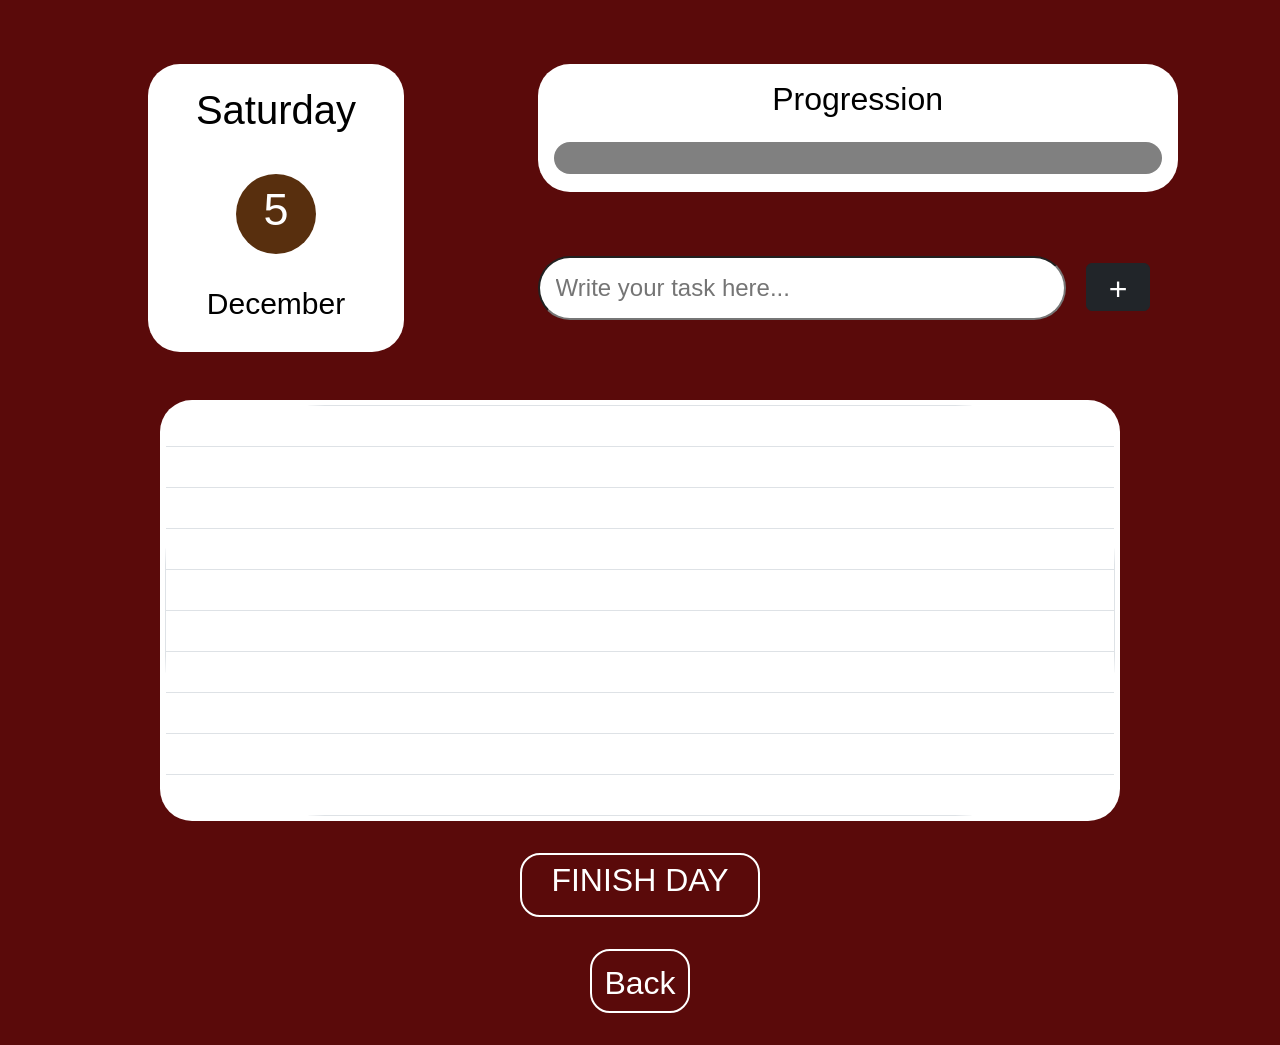
<file: pages/main.html>
<!DOCTYPE html>
<html lang="en">
<head>
    <meta charset="UTF-8">
    <meta name="viewport" content="width=device-width, initial-scale=1.0">
    <title>TO DO LIST</title>
    <link href="https://cdn.jsdelivr.net/npm/bootstrap@5.3.3/dist/css/bootstrap.min.css" rel="stylesheet" integrity="sha384-QWTKZyjpPEjISv5WaRU9OFeRpok6YctnYmDr5pNlyT2bRjXh0JMhjY6hW+ALEwIH" crossorigin="anonymous">
    <link rel="stylesheet" href="../Assets/CSS/main.css">

    
    
    <script src="https://cdn.jsdelivr.net/npm/bootstrap@5.3.3/dist/js/bootstrap.bundle.min.js" integrity="sha384-YvpcrYf0tY3lHB60NNkmXc5s9fDVZLESaAA55NDzOxhy9GkcIdslK1eN7N6jIeHz" crossorigin="anonymous"></script>

</head>
<body>
    <div id="main-page">
        <div id="grid-container">
            <div id="date-and-day">
                <h2 id="day"></h2>
                <div id="circle">
                    <h3 id="date"></h3>
                </div>
                <h3 id="month"></h3>
            </div>

            <div id="container">
                <div id="progress-container">
                    <h2>Progression</h2>
                    <div id="progress-bar">
                        <div id="progress">
    
                        </div>
                    </div>
               </div>
                <input id="input-box" type="text" placeholder="Write your task here..." value="">
                <button type="button" class="btn btn-dark" onclick="addToTask()"><h2>+</h2></button>
            </div>
            

           <div id="write-tasks">
            <ul class="list-group list-group-flush border">
                <button type="button" id="one" onclick="crossTask(id)" class="list-group-item list-group-item-action">
                    <i class="fa-duotone fa-solid fa-arrows-to-dot" style="--fa-primary-color: #682c27; --fa-secondary-color: #0c0d0d;"></i>
                    <div class="content empty">

                    </div>
                </button>
                <button type="button" id="two" onclick="crossTask(id)" class="list-group-item list-group-item-action">
                    <i class="fa-duotone fa-solid fa-arrows-to-dot" style="--fa-primary-color: #682c27; --fa-secondary-color: #0c0d0d;"></i>
                    <div class="content empty">
                        
                    </div>
                </button>
                <button type="button" id="three" onclick="crossTask(id)" class="list-group-item list-group-item-action">
                    <i class="fa-duotone fa-solid fa-arrows-to-dot" style="--fa-primary-color: #682c27; --fa-secondary-color: #0c0d0d;"></i>
                    <div class="content empty">
                        
                    </div>
                </button>
                <button type="button" id="four" onclick="crossTask(id)" class="list-group-item list-group-item-action">
                    <i class="fa-duotone fa-solid fa-arrows-to-dot" style="--fa-primary-color: #682c27; --fa-secondary-color: #0c0d0d;"></i>
                    <div class="content empty">
                        
                    </div>
                </button>
                <button type="button" id="five" onclick="crossTask(id)" class="list-group-item list-group-item-action">
                    <i class="fa-duotone fa-solid fa-arrows-to-dot" style="--fa-primary-color: #682c27; --fa-secondary-color: #0c0d0d;"></i>
                    <div class="content empty">
                        
                    </div>
                </button>
                <button type="button" id="six" onclick="crossTask(id)" class="list-group-item list-group-item-action">
                    <i class="fa-duotone fa-solid fa-arrows-to-dot" style="--fa-primary-color: #682c27; --fa-secondary-color: #0c0d0d;"></i>
                    <div class="content empty">
                        
                    </div>
                </button>
                <button type="button" id="seven" onclick="crossTask(id)" class="list-group-item list-group-item-action">
                    <i class="fa-duotone fa-solid fa-arrows-to-dot" style="--fa-primary-color: #682c27; --fa-secondary-color: #0c0d0d;"></i>
                    <div class="content empty">
                        
                    </div>
                </button>
                <button type="button" id="eight" onclick="crossTask(id)" class="list-group-item list-group-item-action">
                    <i class="fa-duotone fa-solid fa-arrows-to-dot" style="--fa-primary-color: #682c27; --fa-secondary-color: #0c0d0d;"></i>
                    <div class="content empty">
                        
                    </div>
                </button>
                <button type="button" id="nine" onclick="crossTask(id)" class="list-group-item list-group-item-action">
                    <i class="fa-duotone fa-solid fa-arrows-to-dot" style="--fa-primary-color: #682c27; --fa-secondary-color: #0c0d0d;"></i>
                    <div class="content empty">
                        
                    </div>
                </button>
                <button type="button" id="ten" onclick="crossTask(id)" class="list-group-item list-group-item-action">
                    <i class="fa-duotone fa-solid fa-arrows-to-dot" style="--fa-primary-color: #682c27; --fa-secondary-color: #0c0d0d;"></i>
                    <div class="content empty">
                        
                    </div>
                </button>
            </div>
            <div>
                <a href="./end.html">
                    <div class="butn" onclick="storeProgress()">
                        <h2>FINISH DAY</h2>
                    </div>
                </a> 
    
                <a href="../index.html">
                    <div id="back-btn" class="butn">
                        <h2>Back</h2>
                    </div>
                </a>
            </div>
            </div>
    </div>

    <script src="../Assets/script/main.js" charset="UTF-8"></script>
</body>
</html>
</file>
<file: Assets/CSS/main.css>
body {
    background-color:rgb(90, 10, 10);;
    color: black;
    font-family: "Acme", sans-serif;
    font-weight: 400;
    font-style: normal;
    display: flex;
    flex-direction: column;
    align-items: center;
    padding: 2rem;
}

#main-page {
    width: 100%;
    max-width: 1200px;
}

#date-and-day {
    width: 16rem;
    height: 18rem;
    background-color: white;
    border-radius: 2rem;
    display: flex;
    gap: 2rem;
    flex-direction: column;
    align-items: center;
    justify-content: center;
    text-align: center;
    margin: 9%;
    margin-top: 2rem;
    margin-bottom: 3rem;
}

#day{
    font-size: 40px;
}

#month{
    font-size: 30px;
}


#circle {
    height: 5rem;
    width: 5rem;
    background-color: #582f0e;
    border-radius: 50%;
    display: flex;
    align-items: center;
    justify-content: center;
}

#date{
    color: white;
    font-size: 45px;
}

#container {
    width: 50%;
    justify-self: flex-end;
    top: 1rem;
}

#progress-container {
    width: 100%;
    max-width: 40rem;
    height: 8rem;
    background-color: white;
    border-radius: 2rem;
    padding: 1rem;
    text-align: center;
    margin-bottom: 3rem;
}

#progress-bar {
    width: 100%;
    height: 2rem;
    background-color: gray;
    border-radius: 5rem;
    position: relative;
    bottom: -1rem;
}

#progress {
    height: 100%;
    width: 0%;
    background-color: palevioletred;
    border-radius: 5rem;
}

#input-box {
    width: calc(100% - 7rem);
    max-width: 35rem;
    height: 4rem;
    border-radius: 15rem;
    padding-left: 1rem;
    font-size: 1.5rem;
    margin-top: 1rem;
    font-family: sans-serif;
}

.btn {
    height: 3rem;
    width: 4rem;
    margin-left: 1rem;
    margin-bottom: 0.6rem;
    transition: 0.3s ease-in-out;
}

#write-tasks {
    width: 100%;
    max-width: 60rem;
    background-color: white ;
    border-radius: 2rem;
    padding: 0.3rem;
}

.border{
    border-radius: 10rem;
}

.butn {
    width: 15rem;
    height: 4rem;
    background-color: transparent;
    border: 2px solid white;
    border-radius: 20px;
    text-align: center;
    margin: 2rem auto;
    display: flex;
    align-items: center;
    justify-content: center;
}

#back-btn{
    margin: auto;
    width: 100px;
    display: flex;
    align-items: flex-end;
    justify-content: center;
}

a{
    text-decoration: none;
    color: white;
}

.butn:hover {
    color: #582f0e;
    background-color: white;
}

i{
    padding-right: 5px;
}

i, .content{
    display: inline-flex;
    flex-wrap: wrap;
    color: black !important;
    font-size: 21px;
    font-family: sans-serif;
}

.strike{
    text-decoration: line-through;
}


@media (max-width: 768px) {
    #date-and-day {
        width: 12rem;
        height: 14rem;
        margin: 1rem auto;
    }

    #date-and-day h2{
        font-size: 30px;
    }
    
    #date-and-day h3{
        font-size: 25px;
    }
    
    
    #container, #progress-container, #write-tasks {
        width: 95%;
        margin: auto;
    }
    
    #progress-bar {
        height: 1.5rem;
    }
    
    #input-box {
        width: 80%;
    }
    
    .btn {
        width: 3rem;
        height: 3rem;
        margin-left: 1rem;
    }

    .content{
        font-size: 20px;
    }
}

@media (max-width: 500px)
{
    .btn{
        margin-left: 0rem;
    }
}

@media (max-width: 350px)
{
    #input-box {
        width: 100%;
    }

    .btn{
        margin: 5%;
        margin-left: 45%;
    }
}



@media (min-width: 768px){

    #container{
        position: absolute;
        top: 4rem;
        right: 8%;
        margin: auto;
        
    }

    #write-tasks{
        margin: auto;
    }
 }


@media (max-width: 950px) and (min-width: 768px){

    #container{
        right: 4%;

    }

    #date-and-day{
        margin-left: 5%;
    }
}
</file>
